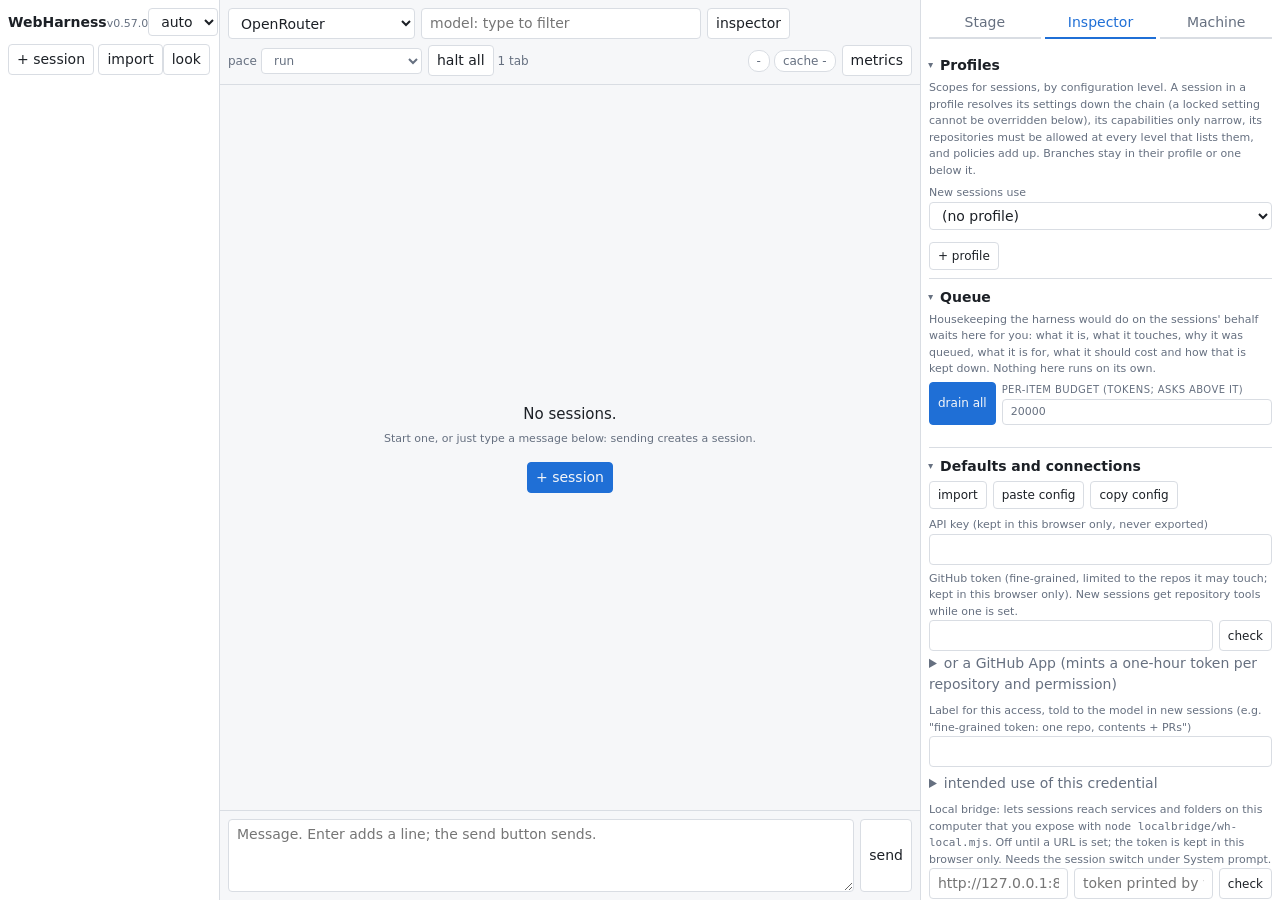
<file: index.html>
<!doctype html>
<html lang="en">
<head>
<meta charset="utf-8">
<meta name="viewport" content="width=device-width,initial-scale=1">
<title>WebHarness</title>
<script>try { const t = localStorage.getItem('wh:theme'); document.documentElement.dataset.theme = t === 'light' || t === 'dark' ? t : 'system'; } catch {}</script>
</head>
<body>
<div id="app"></div>
<script>
// Cross-origin isolation (needed by the Linux machine, which uses SharedArrayBuffer).
// Pages cannot send COOP/COEP headers, so a service worker adds them, only while the
// machine is switched on in Settings. credentialless keeps CDN scripts and
// third-party media loading; Safari lacks it and gets require-corp.
window.coi = {
  shouldRegister: () => localStorage.getItem('wh:vm') === '1',
  shouldDeregister: () => localStorage.getItem('wh:vm') !== '1',
  coepCredentialless: () => !/^((?!chrome|android).)*safari/i.test(navigator.userAgent),
  doReload: () => location.reload(),
  quiet: true,
};
</script>
<script src="coi-serviceworker.js"></script>
<script type="module">
// Shell: the only file that is always served from the Pages branch.
// Everything else loads from ./app/ (this branch) or from a pinned git ref
// (tag, branch or commit) of the repo via jsDelivr. Data stays on this origin
// either way, so a pinned build reads the same localStorage.
// The repo is read from this page's own address (<owner>.github.io/<repo>/), so
// nothing names an account here. Elsewhere (local, other hosts) refs are not used.
const host = /^([\w-]+)\.github\.io$/i.exec(location.hostname);
const REPO = host && location.pathname.split('/')[1] ? `${host[1]}/${location.pathname.split('/')[1]}` : '';
const q = new URLSearchParams(location.search);
if (q.has('ref')) localStorage.setItem('wh:ref', q.get('ref'));
let ref = REPO ? localStorage.getItem('wh:ref') || '' : '';
if (!/^[\w.\-\/]{1,80}$/.test(ref)) ref = '';
// Unpinned: the build named in version.json (read past every cache). The deploy
// writes each build to b/<commit>/ as well as app/, so a reload gets every module
// of one build, never a mix of a cached old one and a new one; a running tab keeps
// the build it loaded until it reloads (the update button reloads every tab together).
let build = '';
if (!ref) { try { const v = await fetch('./version.json', { cache: 'no-store' }).then(r => r.ok ? r.json() : null); if (/^[0-9a-f]{40}$/.test(v?.build || '')) build = v.build; } catch {} }
const base = ref ? `https://cdn.jsdelivr.net/gh/${REPO}@${ref}/app/` : new URL(build ? `./b/${build}/` : './app/', location.href).href;

for (const f of ['theme.css', 'app.css']) { const l = document.createElement('link'); l.rel = 'stylesheet'; l.href = base + f; document.head.append(l); } // colour tokens beside the layout sheet (docs/THEME.md)

import(base + 'main.js').then(m => m.boot({ base, ref, repo: REPO, build })).catch(err => {
  const el = document.getElementById('app');
  el.textContent = '';
  const pre = document.createElement('pre');
  pre.textContent = `WebHarness failed to start${ref ? ` (pinned ref: ${ref})` : ''}\n\n${err && err.stack || err}`;
  const a = document.createElement('a');
  a.href = '?ref=';
  a.textContent = 'Load the default build';
  el.append(pre, a);
});
</script>
</body>
</html>
</file>
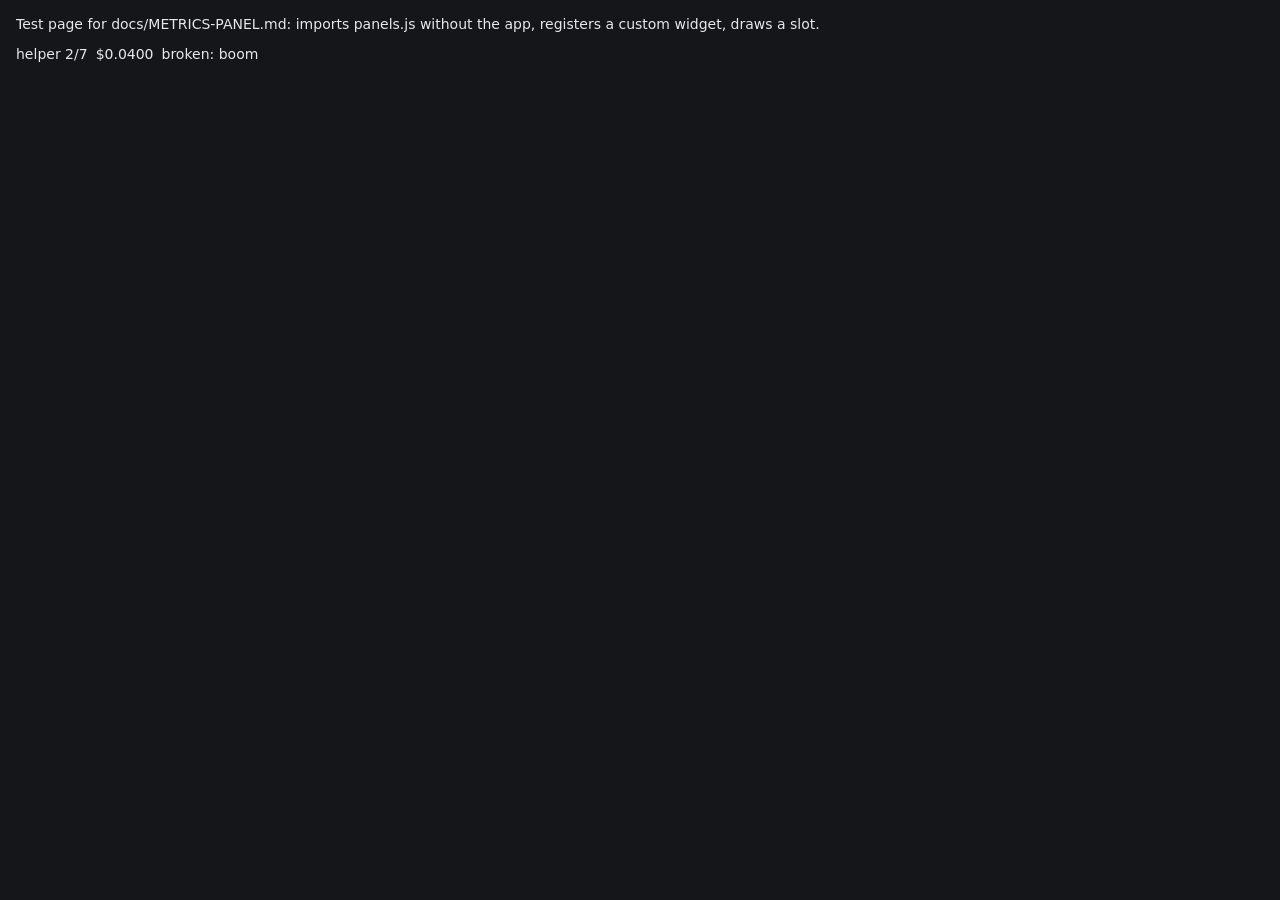
<file: scripts/fixtures/metrics-test.html>
<!doctype html>
<html lang="en"><head><meta charset="utf-8"><title>metrics widgets, no app</title>
<style>body{font:14px system-ui;background:#14161a;color:#e6e8ec;margin:16px}#out{display:flex;flex-wrap:wrap;gap:8px}</style></head>
<body>
<p>Test page for docs/METRICS-PANEL.md: imports panels.js without the app, registers a custom widget, draws a slot.</p>
<div id="out"></div><div id="err"></div>
<script type="module">
import * as panels from '../../app/panels.js';
try {
  const fx = await fetch('./metrics-sessions.json').then(r => r.json());
  const sessions = Object.fromEntries(fx.sessions.map(s => [s.id, s]));
  panels.register({ id: 'helper-requests', title: 'Helper requests', size: 's', render(s, all, { h }) {
    return s ? h('span', { text: `helper ${s.requests.helper}/${s.requests.main + s.requests.helper}` }) : h('span', { text: 'no session' }); } });
  panels.register({ id: 'broken', title: 'Broken', size: 's', render() { throw new Error('boom'); } });
  panels.setLayout({ slots: { 'header-right': [{ id: 'helper-requests' }, { id: 'cost-chip' }, { id: 'broken' }, { id: 'not-registered-yet' }] } });
  const { session, all } = panels.gather(sessions, 'sfixA', {});
  document.getElementById('out').append(...panels.renderSlot('header-right', session, all));
  globalThis.__done = true;
} catch (e) { document.getElementById('err').textContent = String(e.stack || e); globalThis.__done = true; }
</script></body></html>
</file>
